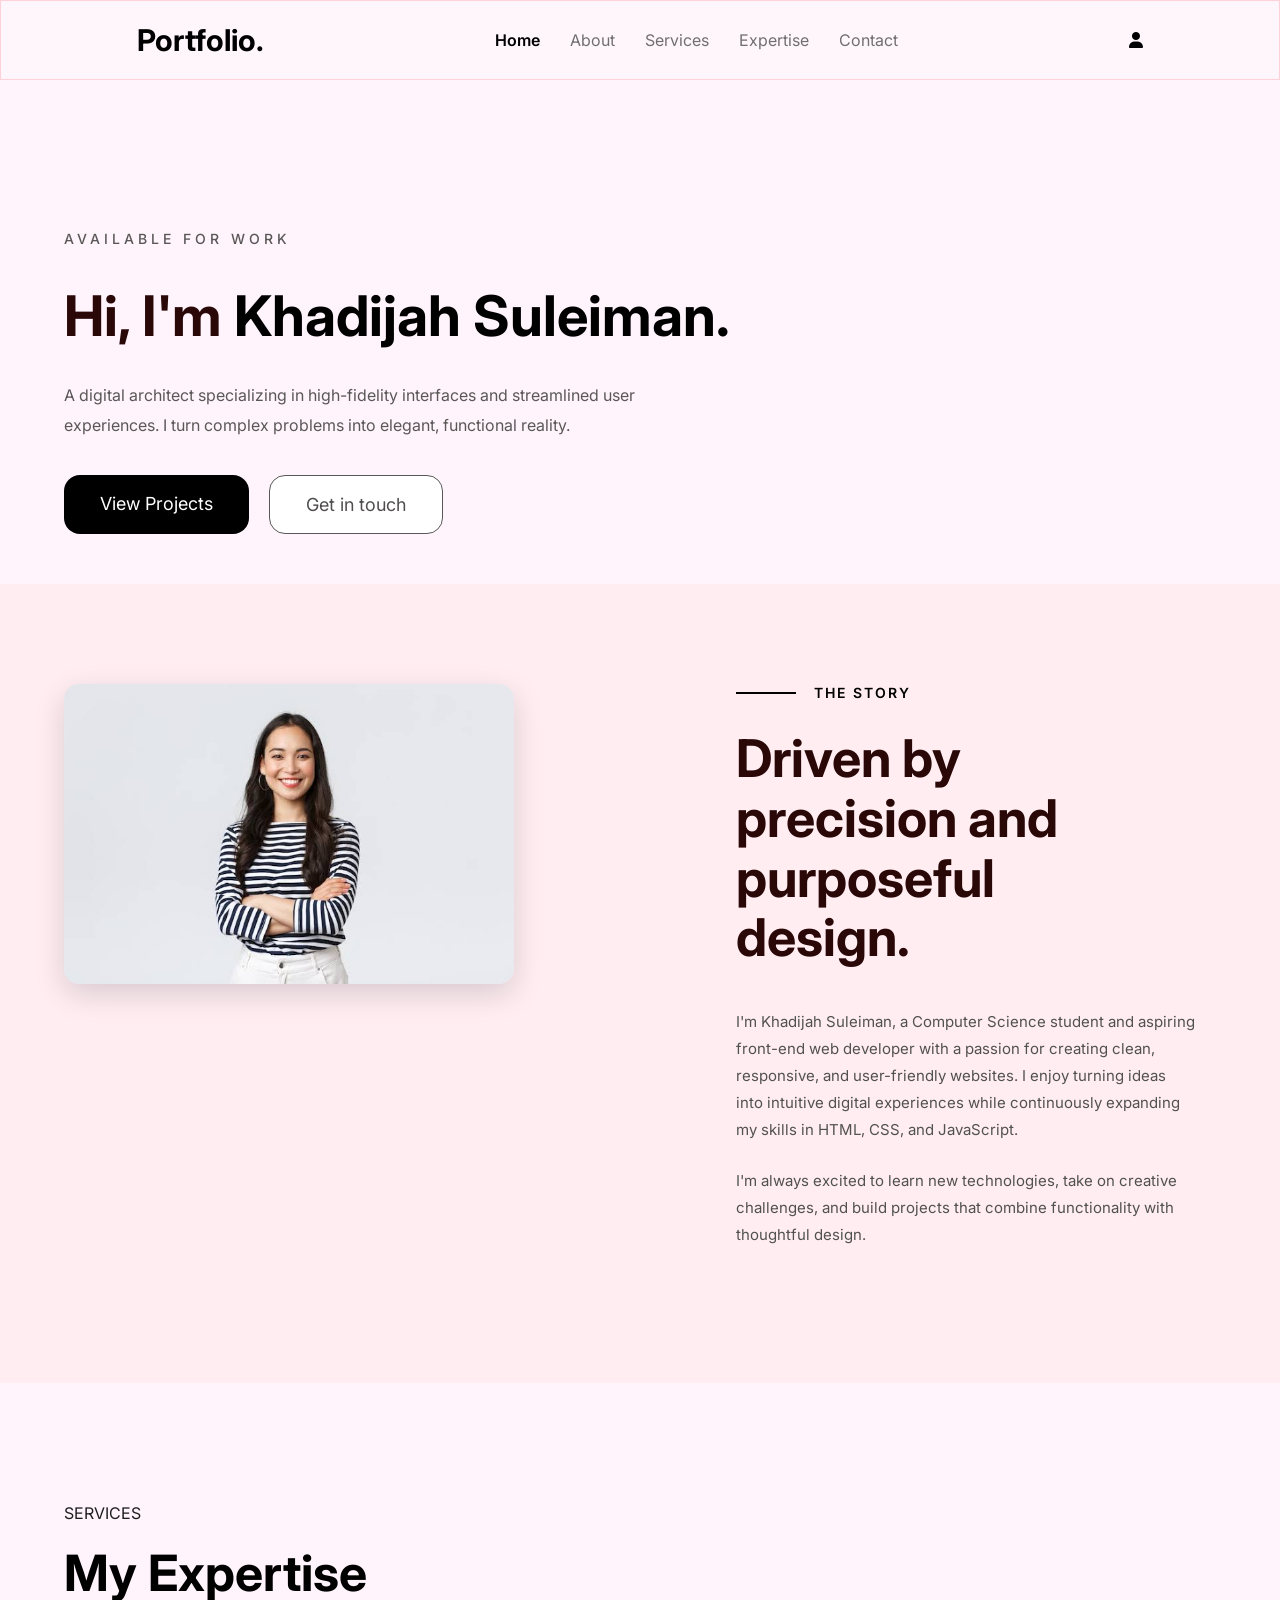
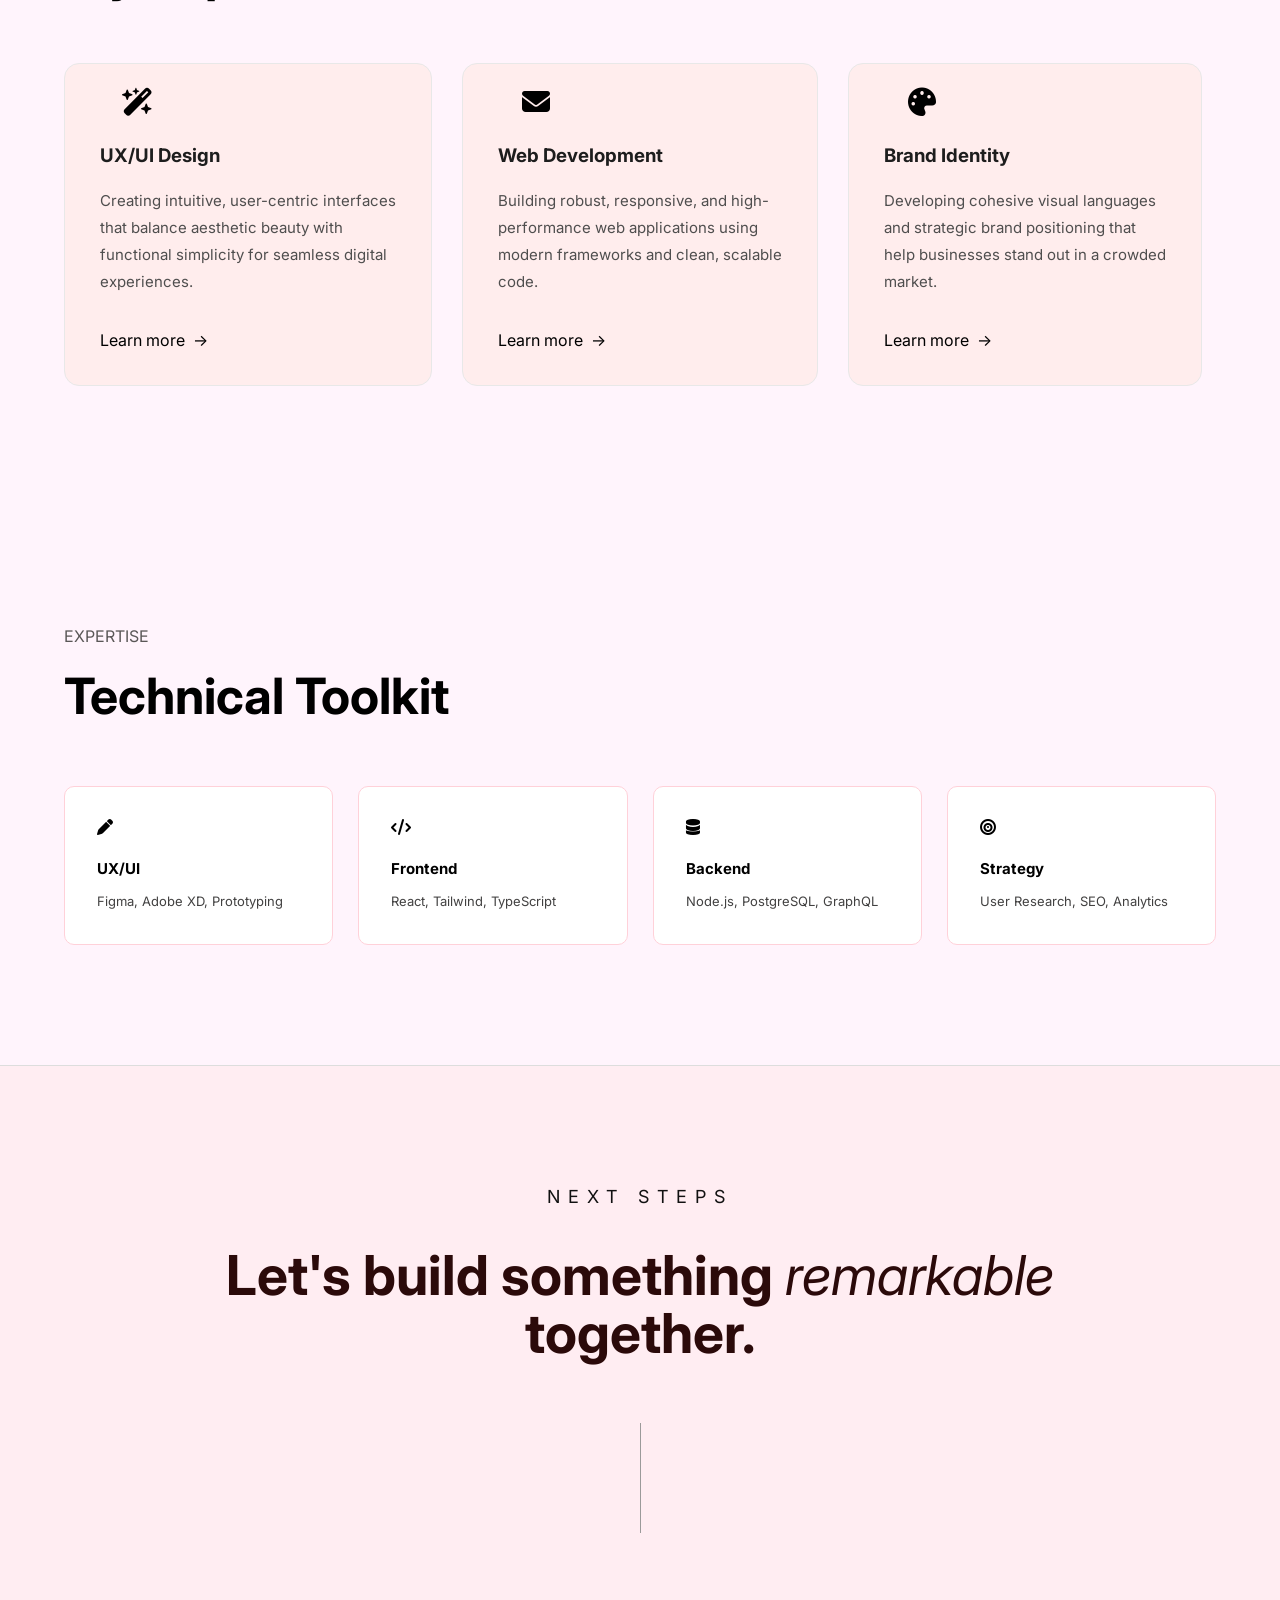
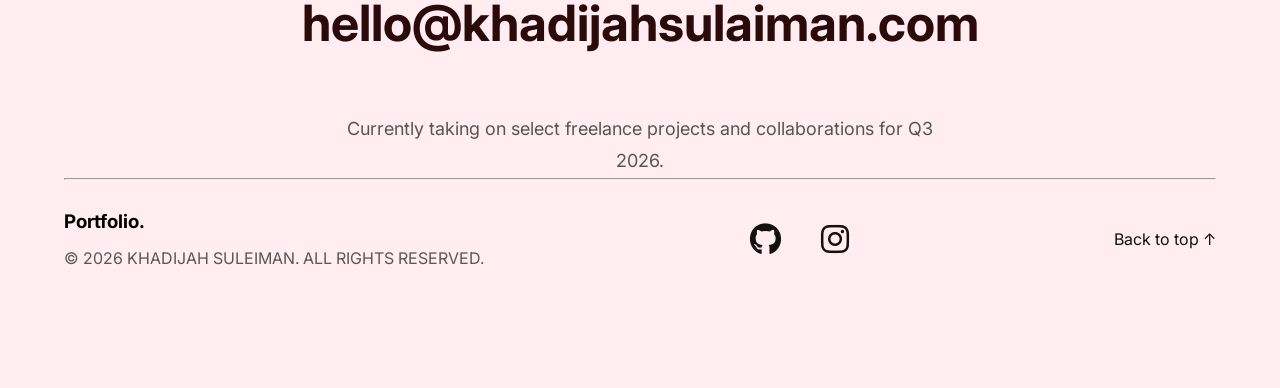
<file: index.html>
<!DOCTYPE html>
<html lang="en">
<head>
    <meta charset="UTF-8">
    <meta name="viewport" content="width=device-width, initial-scale=1.0">
    <link rel="stylesheet" href="style.css">
    <link rel="icon" href="favicon.png">
    <link rel="stylesheet" href="https://cdnjs.cloudflare.com/ajax/libs/font-awesome/6.5.1/css/all.min.css">
    <link rel="preconnect" href="https://fonts.googleapis.com">
    <link rel="preconnect" href="https://fonts.gstatic.com" crossorigin>
    <link href="https://fonts.googleapis.com/css2?family=Inter:wght@300;400;500;600;700;800;900&display=swap" rel="stylesheet">
    <title>Profile</title>
</head>
<body>
    <nav>
        <div class="container">
            <div class="logo">
                <h2>Portfolio.</h2>
            </div>
            <ul>
                <li><a href="#home" class="active"> Home</a></li>
                <li><a href="#about">About</a></li>
                <li><a href="#services">Services</a></li>
                <li><a href="#expertise">Expertise</a></li>
                <li><a href="#contact">Contact</a></li>
            </ul>
            <div class="profile">
                <i class="fa-solid fa-user"></i>
            </div>
        </div>
    </nav>
    <main>
        <section class="hero" id="home">
            <div class="container">
                <div class="text">
                   <p class="availability"><span class="dot"></span> AVAILABLE FOR WORK</p>
                   <h1><span>Hi, I'm </span>Khadijah Suleiman.</h1>
                   <p><span class="line1"> A digital architect specializing in high-fidelity interfaces and streamlined user</span><span class="line2">  experiences. I turn complex problems into elegant, functional reality.</span></p>
                </div>
                <div class="hero-buttons">
                    <a href="#" class="btn btn-primary">View Projects</a>
                    <a href="#" class="btn btn-secondary">Get in touch</a>
                </div>
            </div>
        </section>
    </main>
    <section class="story" id="about">
        <div class="container">
            <div class="image">
                <img src="IMG_3949.JPG" alt="image">
            </div>
            <div class="text">
                <div class="section-title">
                    <span class="line"></span>
                    <span class="title">THE STORY</span>
                </div>
                <h2>Driven by precision and purposeful design.</h2>
                <p>I'm Khadijah Suleiman, a Computer Science student and aspiring<br> front-end web developer with a passion for creating clean, <br>responsive, and user-friendly websites. I enjoy turning ideas<br> into intuitive digital experiences while continuously expanding<br> my skills in HTML, CSS, and JavaScript.<br></p> 
                <p> I'm always excited to learn new technologies, take on creative <br>challenges, and build projects that combine functionality with<br> thoughtful design.</p> 
           </div>
       </div>
    </section>
    <section class="services" id="services">
        <div class="container">
            <div class="service-title">
                <p style="color: rgb(31, 30, 30);"><span>SERVICES</span></p>
                <h2>My Expertise</h2>
            </div>
           <div class="services-grid">
                <div class="card">
                  <i class="fa-solid fa-wand-magic-sparkles"></i>
                  <h3>UX/UI Design</h3>
                  <p>Creating intuitive, user-centric interfaces <br>that balance aesthetic beauty with <br>functional simplicity for seamless digital <br>experiences.</p>
                  <a href="#" class="learn-more">Learn more  <span class="arrow">&rarr;</span></a>
                </div>
                <div class="card">
                   <i class="fa-notdog fa-solid fa-envelope"></i>
                   <h3>Web Development</h3>
                   <p>Building robust, responsive, and high-<br>performance web applications using<br> modern frameworks and clean, scalable<br> code.</p>
                   <a href="#" class="learn-more"> Learn more <span class="arrow">&rarr;</span></a>
                </div>
                <div class="card">
                    <i class="fa-solid fa-palette"></i>
                    <h3>Brand Identity</h3>
                    <p>Developing cohesive visual languages<br> and strategic brand positioning that <br>help businesses stand out in a crowded<br> market.</p>
                    <a href="#" class="learn-more"> Learn more <span class="arrow">&rarr;</span></a>
                </div>
            </div>
        </div>
    </section>    
        <section class="expertise" id="expertise">
            <div class="container">
                <div class="expertise-title">
                    <p><span>EXPERTISE</span></p>
                    <h2>Technical Toolkit</h2>
                </div>
                <div class="tool-grid">
                    <div class="tools">
                        <i class="fa-solid fa-pen"></i>
                        <h3>UX/UI</h3>
                        <p>Figma, Adobe XD, Prototyping</p>
                    </div>
                    <div class="tools">
                        <i class="fa-solid fa-code"></i>
                        <h3>Frontend</h3>
                        <p>React, Tailwind, TypeScript</p>
                    </div>
                    <div class="tools">
                        <i class="fa-solid fa-database"></i>
                        <h3>Backend</h3>
                        <p>Node.js, PostgreSQL, GraphQL</p>
                    </div>
                    <div class="tools">
                        <i class="fa-solid fa-bullseye"></i>
                        <h3>Strategy</h3>
                        <p>User Research, SEO, Analytics</p>
                    </div>
                </div>
            </div>
        </section>
        <footer id="contact" class="contact">
            <div class="container">
                <p class="contact-label">NEXT STEPS</p>
                <h2>
                    Let's build something <span>remarkable</span><br>
                    together.
                </h2>   
                <div class="divider"></div>
                    <a href="mailto:khadijahsanisulaiman25@gmail.com" class="email">
                       hello@khadijahsulaiman.com
                    </a>
                    <p class="contact-text">
                        Currently taking on select freelance projects and
                        collaborations for Q3 2026.
                    </p><hr>
                    <div class="footer-content">
                        <div class="footer-left">
                            <h3>Portfolio.</h3>
                            <p>© 2026 KHADIJAH SULEIMAN. ALL RIGHTS RESERVED.</p>
                        </div>
                        <div class="links">
                           <a href="https://github.com/khadijahsani25" target="_blank" aria-label="Github">
                               <i class="fa-brands fa-github"></i>
                           </a>
                           <a href="https://instagram.com/cl.kxkxx" target="_blank" aria-label="Instagram">
                             <i class="fa-brands fa-instagram"></i>
                           </a>
                      </div>
                      <div class="footer-right">
                         <a href="#">Back to top ↑</a>
                      </div>
                </div>
           </footer>
    </body>
</html>
</file>
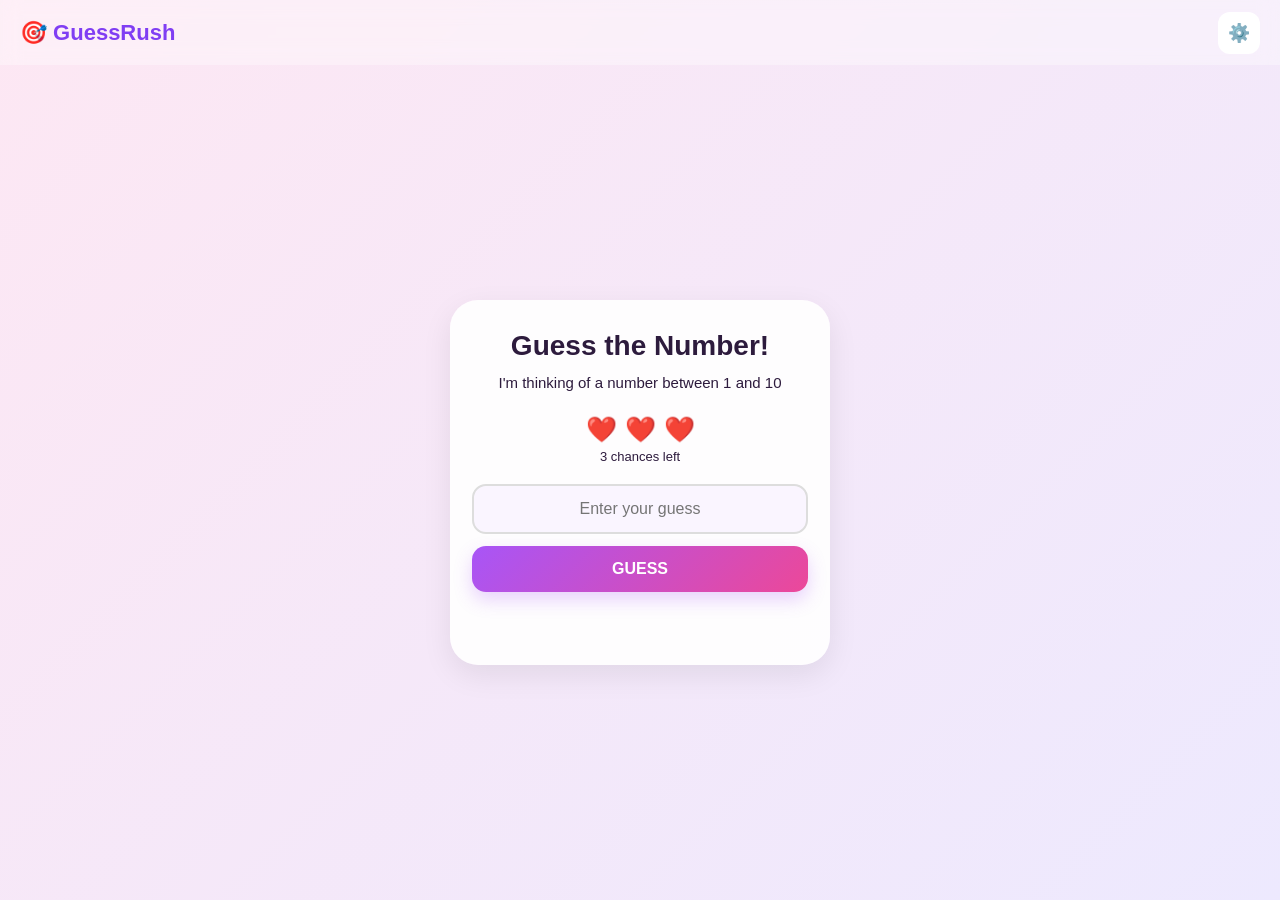
<file: guessrush/index.html>
<!DOCTYPE html>
<html lang="en">
<head>
    <meta charset="UTF-8">
    <meta name="viewport" content="width=device-width, initial-scale=1.0">
    <title>Guess Rush</title>
    <script src="server.js" defer></script>
</head>
<style>
    * {
    box-sizing: border-box;
    margin: 0;
    padding: 0;
}

body {
    min-height: 100vh;
    font-family: Arial, sans-serif;
    background: linear-gradient(
        135deg,
        #fde7f3,
        #ede9fe
    );

    color: #2d1b3d;
}

.navbar {
    width: 100%;
    height: 65px;
    display: flex;
    align-items: center;
    justify-content: space-between;
    padding: 0 20px;
    background: rgba(255, 255, 255, 0.35);
    backdrop-filter: blur(10px);
}

.logo {
    font-size: 22px;
    font-weight: 700;
    color: #803ef3;
}

.nav-actions {
    display: flex;
    gap: 8px;
}

.nav-button {
    width: 42px;
    height: 42px;
    border: none;
    border-radius: 12px;
    background: white;
    font-size: 18px;
    cursor: pointer;
}
.game {
    min-height: calc(100vh - 65px);
    display: flex;
    justify-content: center;
    align-items: center;
    padding: 20px;
}

.game-card {
    width: 100%;
    max-width: 380px;
    padding: 30px 22px;
    text-align: center;
    border-radius: 28px;
    box-shadow: 0 10px 30px rgba(0, 0, 0, 0.08);
    background: rgba(255, 255, 255, 0.9);
}

.game-icon {
    font-size: 45px;
    margin-bottom: 10px;
}

.game-card h2 {
    font-size: 28px;
    margin-bottom: 10px;
}

.instruction {
    font-size: 15px;
    line-height: 1.5;
    margin-bottom: 20px;
}

.chances {
    display: flex;
    justify-content: center;
    gap: 8px;
    font-size: 25px;
    margin-bottom: 5px;
}

.chance-text {
    font-size: 13px;
    margin-bottom: 20px;
}

#number {
    width: 100%;
    padding: 14px;
    border: 2px solid #ddd;
    border-radius: 14px;
    font-size: 16px;
    text-align: center;
    outline: none;
    background: #faf5ff;
    color: #2a1939;
}

#number:focus {
    border-color: #a855f7;
    background: white;
}

#submit {
    width: 100%;
    margin-top: 12px;
    padding: 14px;
    border: none;
    border-radius: 14px;
    font-size: 16px;
    font-weight: bold;
    cursor: pointer;
    background: linear-gradient(
        135deg,
        #a855f7,
        #ec4899
    );

    color: white;
    box-shadow: 0 8px 18px rgba(168, 85, 247, 0.25);
}

#submit:active {
    transform: scale(0.97);
}

#comment {
    min-height: 25px;
    margin-top: 18px;
}

#reset {
    display: none;
    width: 100%;
    margin-top: 12px;
    padding: 14px;
    border: none;
    border-radius: 14px;
    font-size: 16px;
    font-weight: bold;
    cursor: pointer;
    background: #2d1b3d;
    color: white;
}

#reset:active {
    transform: scale(0.97);
}

</style>
<body>
    <nav class="navbar">

        <div class="logo">
            🎯 GuessRush
        </div>
    
        <div class="nav-actions">
            <button class="nav-button" id="settings">
                ⚙️
            </button>
    
        </div>
    </nav>
    <main class="game">

        <section class="game-card">
    
            <h2>Guess the Number!</h2>
            <p class="instruction">
                I'm thinking of a number between 1 and 10
            </p>
    
            <div class="chances">
                <span id="heart1">❤️</span>
                <span id="heart2">❤️</span>
                <span id="heart3">❤️</span>
            </div>
    
            <p class="chance-text" id="chanceText">
                3 chances left
            </p>
    
            <input  id="number"  placeholder="Enter your guess" >
    
            <button id="submit">
                GUESS
            </button>
    
            <h3 id="comment"></h3>
    
            <button id="reset">
                PLAY AGAIN
            </button>   
        </section> 
    </main>
</body>
</html>
</file>
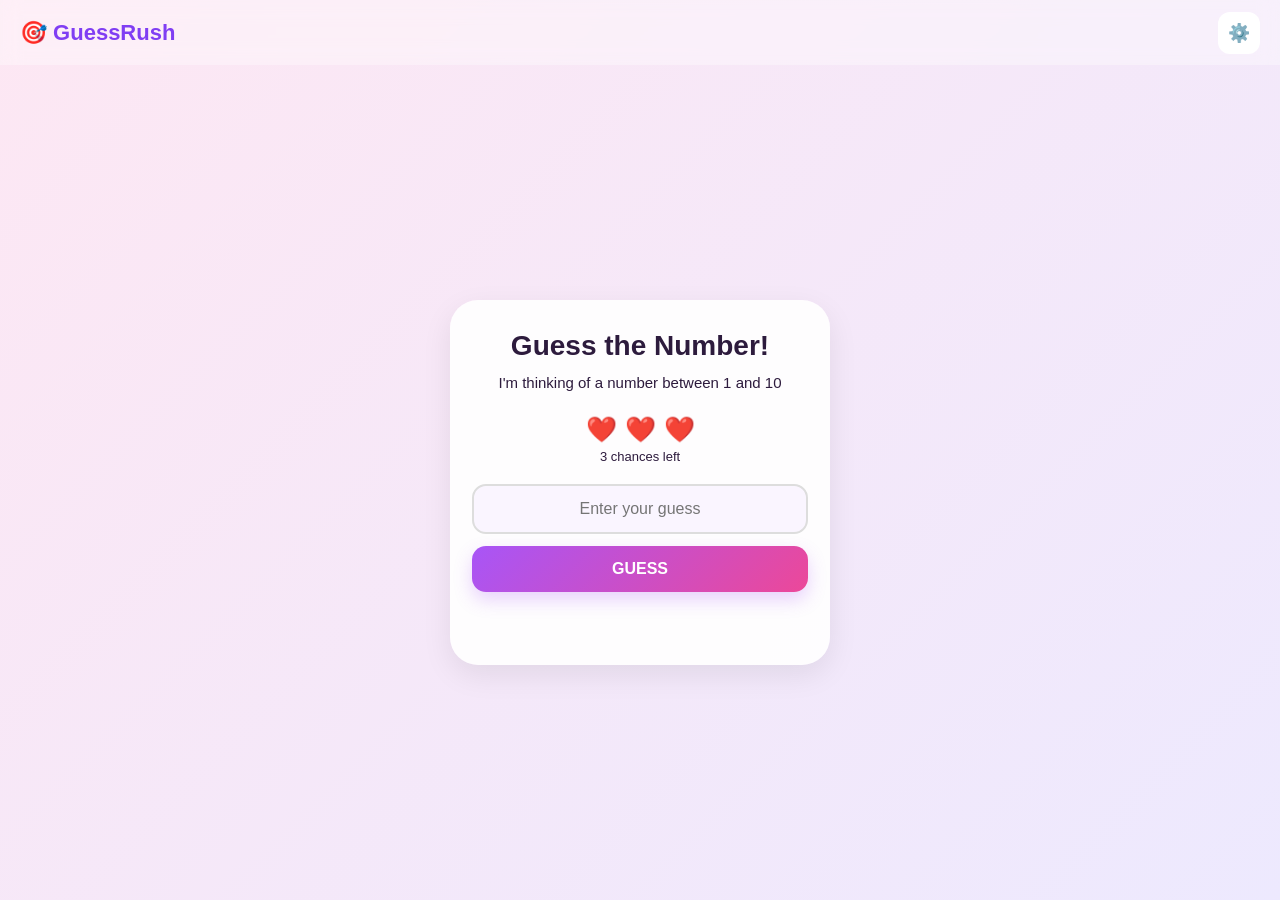
<file: guessrush/game.html>
<!DOCTYPE html>
<html lang="en">
<head>
    <meta charset="UTF-8">
    <meta name="viewport" content="width=device-width, initial-scale=1.0">
    <title>Guess Rush</title>
    <script src="game.js" defer></script>
</head>
<style>
    * {
    box-sizing: border-box;
    margin: 0;
    padding: 0;
}

body {
    min-height: 100vh;
    font-family: Arial, sans-serif;
    background: linear-gradient(
        135deg,
        #fde7f3,
        #ede9fe
    );

    color: #2d1b3d;
}

.navbar {
    width: 100%;
    height: 65px;
    display: flex;
    align-items: center;
    justify-content: space-between;
    padding: 0 20px;
    background: rgba(255, 255, 255, 0.35);
    backdrop-filter: blur(10px);
}

.logo {
    font-size: 22px;
    font-weight: 700;
    color: #803ef3;
}

.nav-actions {
    display: flex;
    gap: 8px;
}

.nav-button {
    width: 42px;
    height: 42px;
    border: none;
    border-radius: 12px;
    background: white;
    font-size: 18px;
    cursor: pointer;
}
.game {
    min-height: calc(100vh - 65px);
    display: flex;
    justify-content: center;
    align-items: center;
    padding: 20px;
}

.game-card {
    width: 100%;
    max-width: 380px;
    padding: 30px 22px;
    text-align: center;
    border-radius: 28px;
    box-shadow: 0 10px 30px rgba(0, 0, 0, 0.08);
    background: rgba(255, 255, 255, 0.9);
}

.game-icon {
    font-size: 45px;
    margin-bottom: 10px;
}

.game-card h2 {
    font-size: 28px;
    margin-bottom: 10px;
}

.instruction {
    font-size: 15px;
    line-height: 1.5;
    margin-bottom: 20px;
}

.chances {
    display: flex;
    justify-content: center;
    gap: 8px;
    font-size: 25px;
    margin-bottom: 5px;
}

.chance-text {
    font-size: 13px;
    margin-bottom: 20px;
}

#number {
    width: 100%;
    padding: 14px;
    border: 2px solid #ddd;
    border-radius: 14px;
    font-size: 16px;
    text-align: center;
    outline: none;
    background: #faf5ff;
    color: #2a1939;
}

#number:focus {
    border-color: #a855f7;
    background: white;
}

#submit {
    width: 100%;
    margin-top: 12px;
    padding: 14px;
    border: none;
    border-radius: 14px;
    font-size: 16px;
    font-weight: bold;
    cursor: pointer;
    background: linear-gradient(
        135deg,
        #a855f7,
        #ec4899
    );

    color: white;
    box-shadow: 0 8px 18px rgba(168, 85, 247, 0.25);
}

#submit:active {
    transform: scale(0.97);
}

#comment {
    min-height: 25px;
    margin-top: 18px;
}

#reset {
    display: none;
    width: 100%;
    margin-top: 12px;
    padding: 14px;
    border: none;
    border-radius: 14px;
    font-size: 16px;
    font-weight: bold;
    cursor: pointer;
    background: #2d1b3d;
    color: white;
}

#reset:active {
    transform: scale(0.97);
}

</style>
<body>
    <nav class="navbar">

        <div class="logo">
            🎯 GuessRush
        </div>
    
        <div class="nav-actions">
            <button class="nav-button" id="settings">
                ⚙️
            </button>
    
        </div>
    </nav>
    <main class="game">

        <section class="game-card">
    
            <h2>Guess the Number!</h2>
            <p class="instruction">
                I'm thinking of a number between 1 and 10
            </p>
    
            <div class="chances">
                <span id="heart1">❤️</span>
                <span id="heart2">❤️</span>
                <span id="heart3">❤️</span>
            </div>
    
            <p class="chance-text" id="chanceText">
                3 chances left
            </p>
    
            <input  id="number"  placeholder="Enter your guess" >
    
            <button id="submit">
                GUESS
            </button>
    
            <h3 id="comment"></h3>
    
            <button id="reset">
                PLAY AGAIN
            </button>   
        </section> 
    </main>
</body>
</html>
</file>
<file: style.css>
*{
    margin: 0;
    padding: 0;
    box-sizing: border-box;
    font-family: "Inter", san-serif;
}
.container{
    max-width: 1200px;
    width: 90%;
    margin: 0 auto;
}
::-webkit-scrollbar {
    display: none;
}
html {
    scrollbar-width: none;
    scroll-behavior: ;
}
body {
    -ms-overflow-style: none;
}
nav .container{
    display: flex;
    align-items: center;
    justify-content: space-between;
}
nav{
    display: flex;
    justify-content: space-between;
    align-items: center;
    position: sticky;
    top: 0;
    width: 100%;
    background-color: rgba(255, 244, 252, 0.8);
    padding: 0 80px;
    border: 1px solid rgb(255, 209, 217);
    height: 80px;
    backdrop-filter: blur(12px);
}
nav ul{
    display: flex;
    list-style: none;
    margin: 0;
    padding: 0;
}
nav li{
    padding: 20px 15px;
}
nav a{
    text-decoration: none;
    color: rgb(113, 111, 111);
}
nav a.active{
    color: black;
    font-weight: 600;
}
nav a:hover{
    color: black;
}
nav h2{
    font-size: 30px;
}
main{
    margin: 0;
}
.hero{
    display: flex;
    align-items: center;
    background-color: rgb(255, 244, 252);
    padding-top: 150px;
}
.availability{
    letter-spacing: 4px;
    font-size: 14px;
    font-weight: 500;
    animation: pulseText 2s ease-in-out infinite;
}
@keyframes pulseText{
    0%{
        opacity: 1;
    }
    50%{
        opacity: 0.45;
    }
    100%{
        opacity: 1;
    }
}
.text p:first-child{
    margin-bottom: 35px;
}
.text h1{
    margin-bottom: 35px;
    font-size: 56px;
}
.text p:last-child{
    margin-bottom: 35px;
}
.line1, line2{
    display: block;
}
.line1{
    margin-bottom: 10px;
}
p{
    font-size: 16px;
    color: rgb(90, 87, 87);
}
.hero-buttons{
    display: flex;
    gap: 20px;
    margin-top: 40px;
}
.btn{
    text-decoration: none;
    padding: 18px 36px;
    border-radius: 16px;
    font-size: 18px;
    margin-bottom: 50px;
}
.btn-primary{
    background-color: black;
    color: white;
    transition: transform 0.3s ease, box-shadow 0.3s ease;
}
.btn-primary:hover{
    transform: translateY(-5px);
    box-shadow: 0 12px 24px rgba(0, 0, 0, 0.2);
}
.btn-secondary{
    background-color: white;
    color: rgb(80, 77, 77);
    border: 1px solid rgb(89, 87, 87);
}
.btn-secondary:hover{
    background-color: pink;
}
.story{
    padding: 100px 0;
    background-color:  #ffedf2;
}
.story .container{
    display: flex;
    align-items: flex-start;
    justify-content: center;
    gap: 100px;
}
.story .image img{
    width: 450px;
    height: auto;
    border-radius: 15px;
    box-shadow: 0 10px 30px rgba(0, 0, 0, .15);
}
.story .image, .story .text{
    flex: 1;
}
.section-title {
    display: flex;
    align-items: center;
    gap: 18px;
    margin-bottom: 28px;
}
.line {
    width: 60px;
    height: 2px;
    background-color: black;
    display: inline-block;
}
.title{
    font-size: 14px;
    font-weight: 600;
    letter-spacing: 2px;
    color: black;
}
.story h2 {
    font-size: 52px;
    font-weight: 700;
    color:  #2a0808;
    line-height: 1.15;
    margin: 24px 0 32px;
    margin-bottom: 40px;
    max-width: 420px;
}
.story .text {
    max-width: 480px;
}
.story p {
    font-size: 15px;
    line-height: 1.8;
    color: #525151;
    margin-bottom: 24px;
}
.services{
    padding: 120px 0;
    background:  rgb(255, 244, 252);
}
.services-grid {
    display: grid;
    grid-template-columns: repeat(3, 1fr);
    gap: 30px;
    margin-top: 60px;
    display: flex;
}
.services h2{
    font-size: 50px;
    font-weight: 700;
    margin-top: 20px;
}
.card{
    background: #ffeded;
    border: 1px solid #e8e8e8;
    border-radius: 15px;
    padding: 35px;
    transition: all .3s ease;
}
.card:hover {
    transform: translateY(-8px);
    box-shadow: 0 20px 40px rgba(0,0,0,.08);
}
.card i {
    font-size: 28px;
    width: 75px;
    height: 5px;
    border-radius: 16px;
    display: flex;
    align-items: center;
    justify-content: center;
    margin-bottom: 40px;
}
.card h3 {
    margin-bottom: 20px;
    color: #1d1d1d;
}
.card p {
    font-size: 15px;
    line-height: 1.8;
    color: #4f4e4e;
    margin-bottom: 35px;
}
.card a {
    text-decoration: none;
    color: black;
}
.learn-more {
    display: inline-flex;
    align-items: center;
    gap: 8px;
    text-decoration: none;
    color: #111;
}
.arrow {
    display: inline-block;
    transition: transform 0.3s ease;
}
.learn-more:hover .arrow {
    transform: translateX(6px);
}
.expertise{
    padding: 120px 0;
    background:  rgb(255, 244, 252);
}
.expertise h2{
    font-size: 50px;
    margin: 20px 0 60px;
}
.tool-grid {
    display: grid;
    grid-template-columns: repeat(4, 1fr);
    gap: 25px;
}
.tools {
    background: white;
    border: 1px solid rgb(255, 209, 217);
    border-radius: 10px;
    padding: 32px;
    transition: all 0.3s ease;
}
.tools i {
    display: flex;
    align-items: center;
    margin-bottom: 24px;
    background-color: white;
}
.tools h3 {
    font-size: 15px;
    margin-bottom: 12px;
}

.tools p{
    font-size: 13px;
    line-height: 1.7;
    color: #424141;
}
.contact{
    background-color:  #ffedf2;
    padding:120px 0;
    text-align:center;
}
.contact-label{
    letter-spacing:8px;
    font-size:18px;
    margin-bottom:40px;
    color:#111;
}
.contact h2{
    font-size:55px;
    line-height:1.05;
    font-weight:700;
    color:#2b0a0a;
    margin-bottom:60px;
}
.contact h2 span{
    font-style:italic;
    font-weight:400;
}
.divider{
    width:1px;
    height:110px;
    background:#9b9a9a;
    margin:0 auto 60px;
}
.email{
    display: inline-block;
    position: relative;
    text-decoration:none;
    color:#2b0a0a;
    font-size: 50px;
    font-weight:700;
    margin-bottom:60px;
}
.email::after{
    content: "";
    position: absolute;
    left: 0;
    bottom: -8px;
    width: 100%;
    height: 4px;             
    background: #2b0a0a;
    transform: scaleX(0);
    transform-origin: left;
    transition: transform 0.35s ease;
}
.email:hover::after{
    transform: scaleX(1);
}
.contact-text{
    max-width:600px;
    margin:0 auto;
    line-height:1.8;
    color:#555;
    font-size:18px;
}footer{
    padding:50px 0;
    border-top:1px solid #ddd;
    background-color:  #ffedf2;
}
.footer-content{
    margin-top: 30px;
    display:flex;
    justify-content:space-between;
    align-items:center;
}
.links{
    display:flex;
    gap:40px;
    align-items: center;
}
.footer-content a{
    text-decoration:none;
    color:#111;
}
.footer-content a:hover{
    color:#666;
}
.footer-content p{
    margin-top: 20px;
}
.footer-left{
    display: flex;
    flex-direction: column;
    align-items: flex-start;
    text-align: left;
}
.footer-left h3{
    margin:0;
}
.footer-left p{
    margin-top:15px;
}
.links i{
    font-size: 32px;
}
h1 span{
    color: #2a0808;
}
</file>
